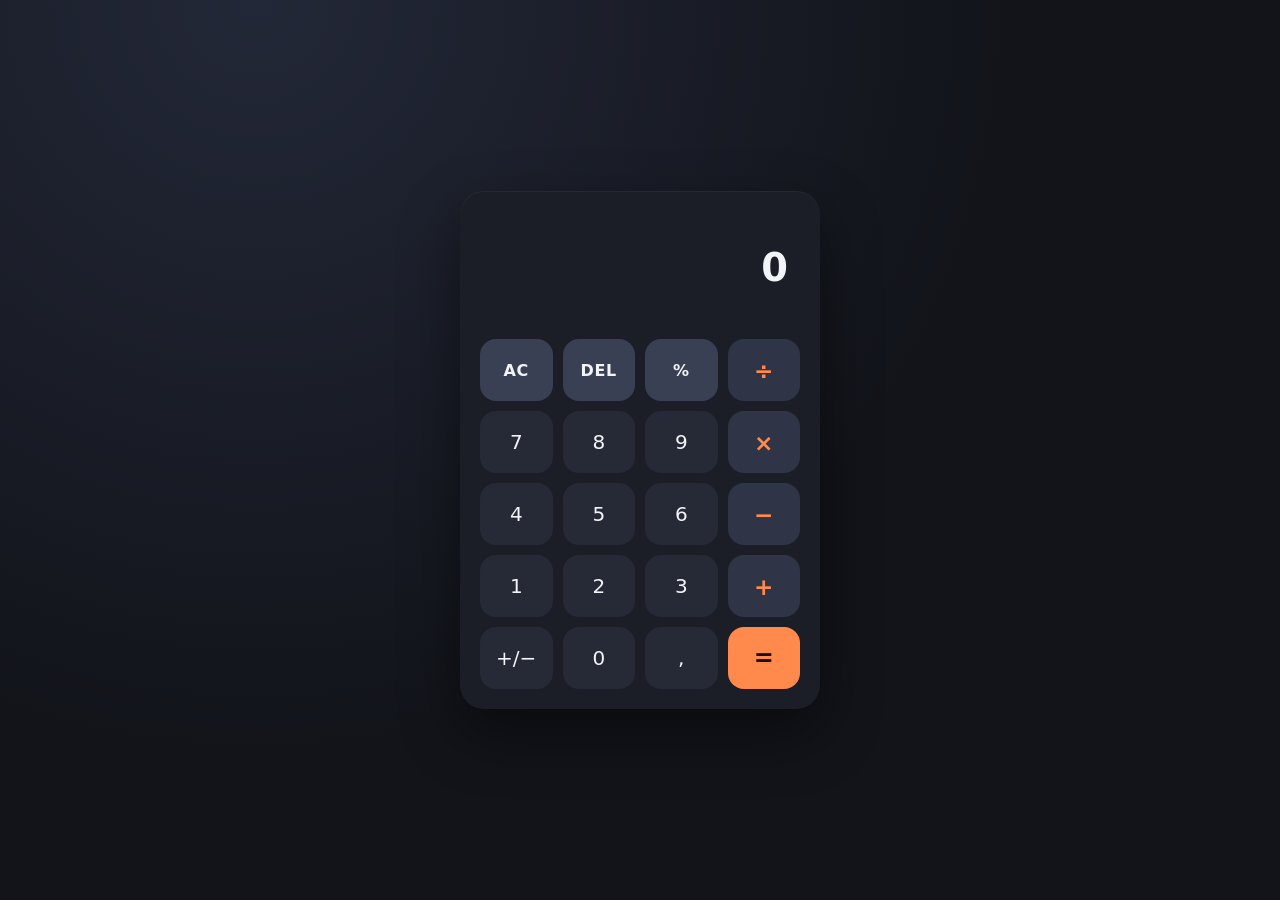
<file: index.html>
<!DOCTYPE html>
<html lang="id">
<head>
  <meta charset="UTF-8">
  <meta name="viewport" content="width=device-width, initial-scale=1.0">
  <title>Kalkulator Sederhana</title>
  <link rel="stylesheet" href="style.css">
</head>
<body>
  <main class="calculator" role="application" aria-label="Kalkulator">
    <section class="display">
      <div class="history" id="history" aria-live="polite"></div>
      <div class="expression" id="expression">0</div>
      <div class="result" id="result" aria-live="polite"></div>
    </section>

    <section class="keys">
      <button type="button" class="key key--action" data-action="clear">AC</button>
      <button type="button" class="key key--action" data-action="delete" aria-label="Hapus satu karakter">DEL</button>
      <button type="button" class="key key--action" data-action="percent" aria-label="Persen">%</button>
      <button type="button" class="key key--operator" data-operator="/" aria-label="Bagi">÷</button>

      <button type="button" class="key" data-digit="7">7</button>
      <button type="button" class="key" data-digit="8">8</button>
      <button type="button" class="key" data-digit="9">9</button>
      <button type="button" class="key key--operator" data-operator="*" aria-label="Kali">×</button>

      <button type="button" class="key" data-digit="4">4</button>
      <button type="button" class="key" data-digit="5">5</button>
      <button type="button" class="key" data-digit="6">6</button>
      <button type="button" class="key key--operator" data-operator="-" aria-label="Kurang">−</button>

      <button type="button" class="key" data-digit="1">1</button>
      <button type="button" class="key" data-digit="2">2</button>
      <button type="button" class="key" data-digit="3">3</button>
      <button type="button" class="key key--operator" data-operator="+" aria-label="Tambah">+</button>

      <button type="button" class="key" data-action="sign" aria-label="Ubah tanda">+/−</button>
      <button type="button" class="key" data-digit="0">0</button>
      <button type="button" class="key" data-action="decimal" aria-label="Koma desimal">,</button>
      <button type="button" class="key key--equals" data-action="equals" aria-label="Sama dengan">=</button>
    </section>
  </main>

  <script src="script.js"></script>
</body>
</html>
</file>
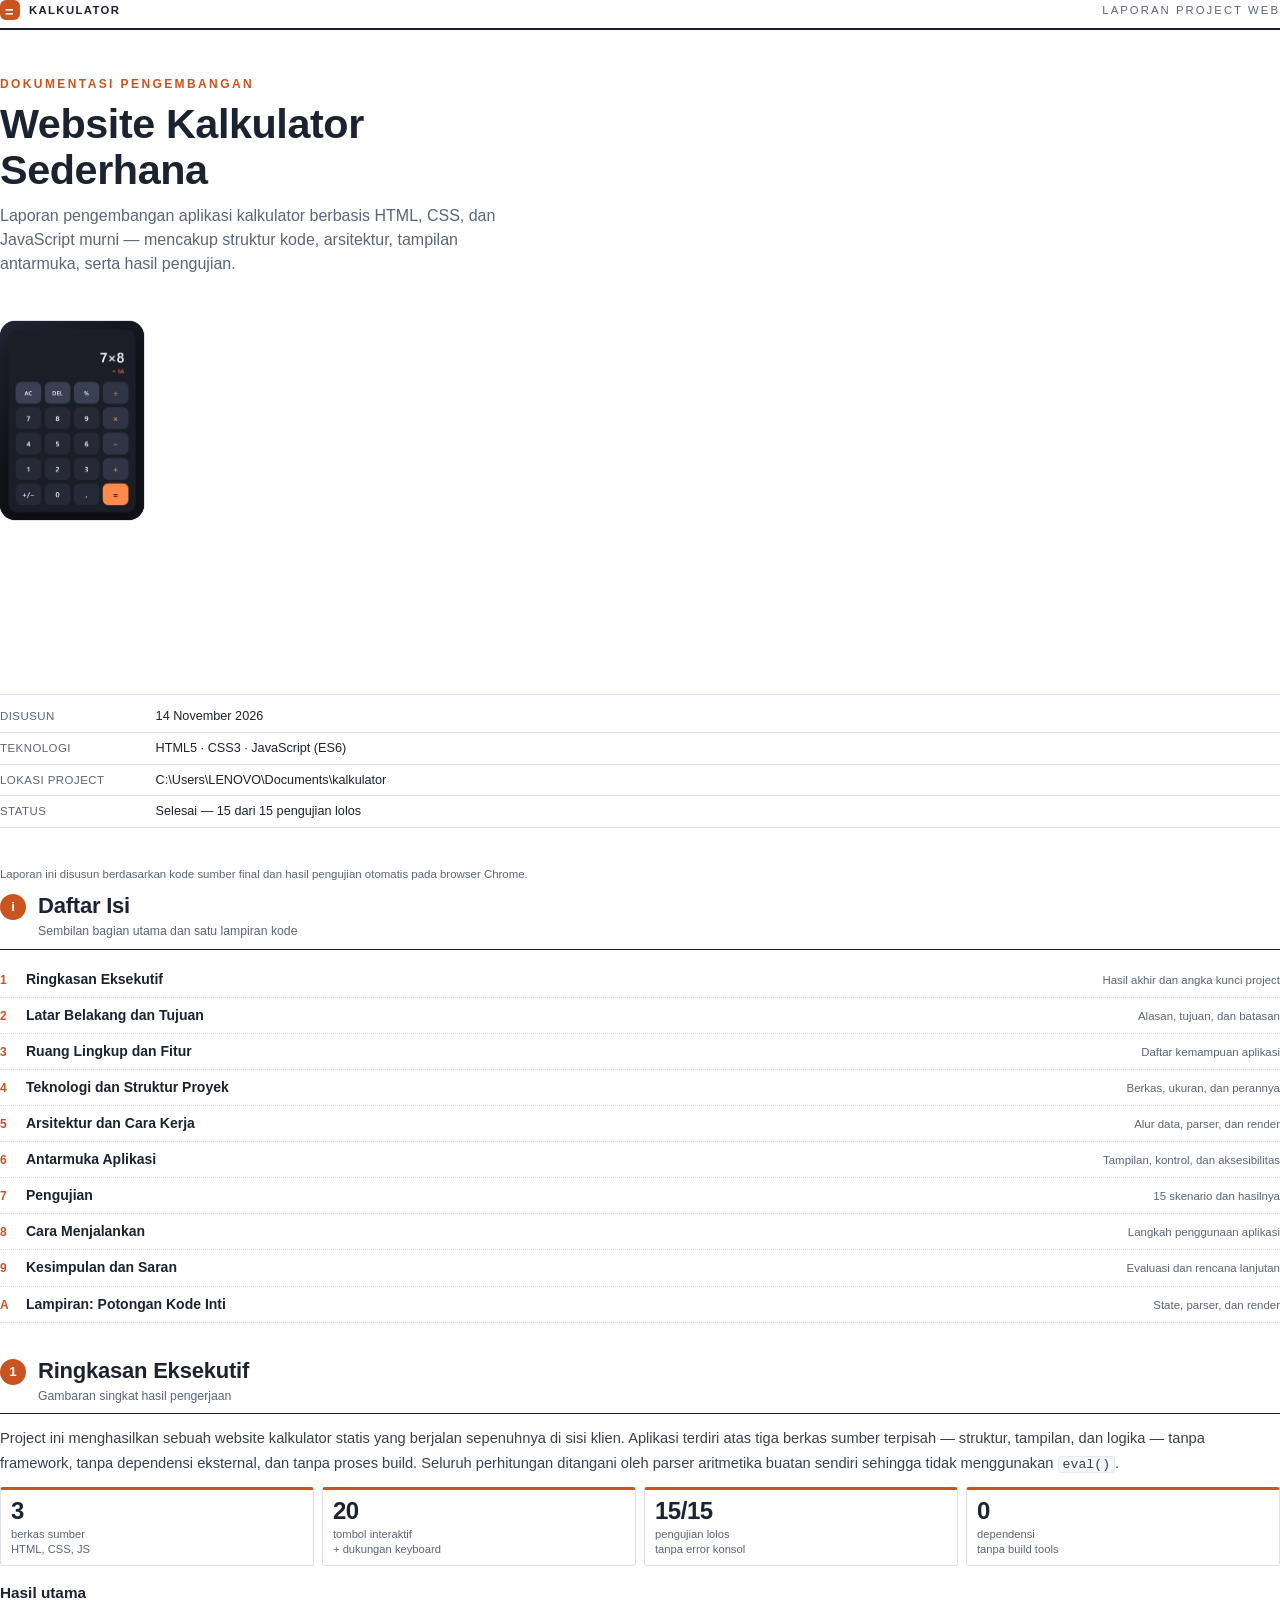
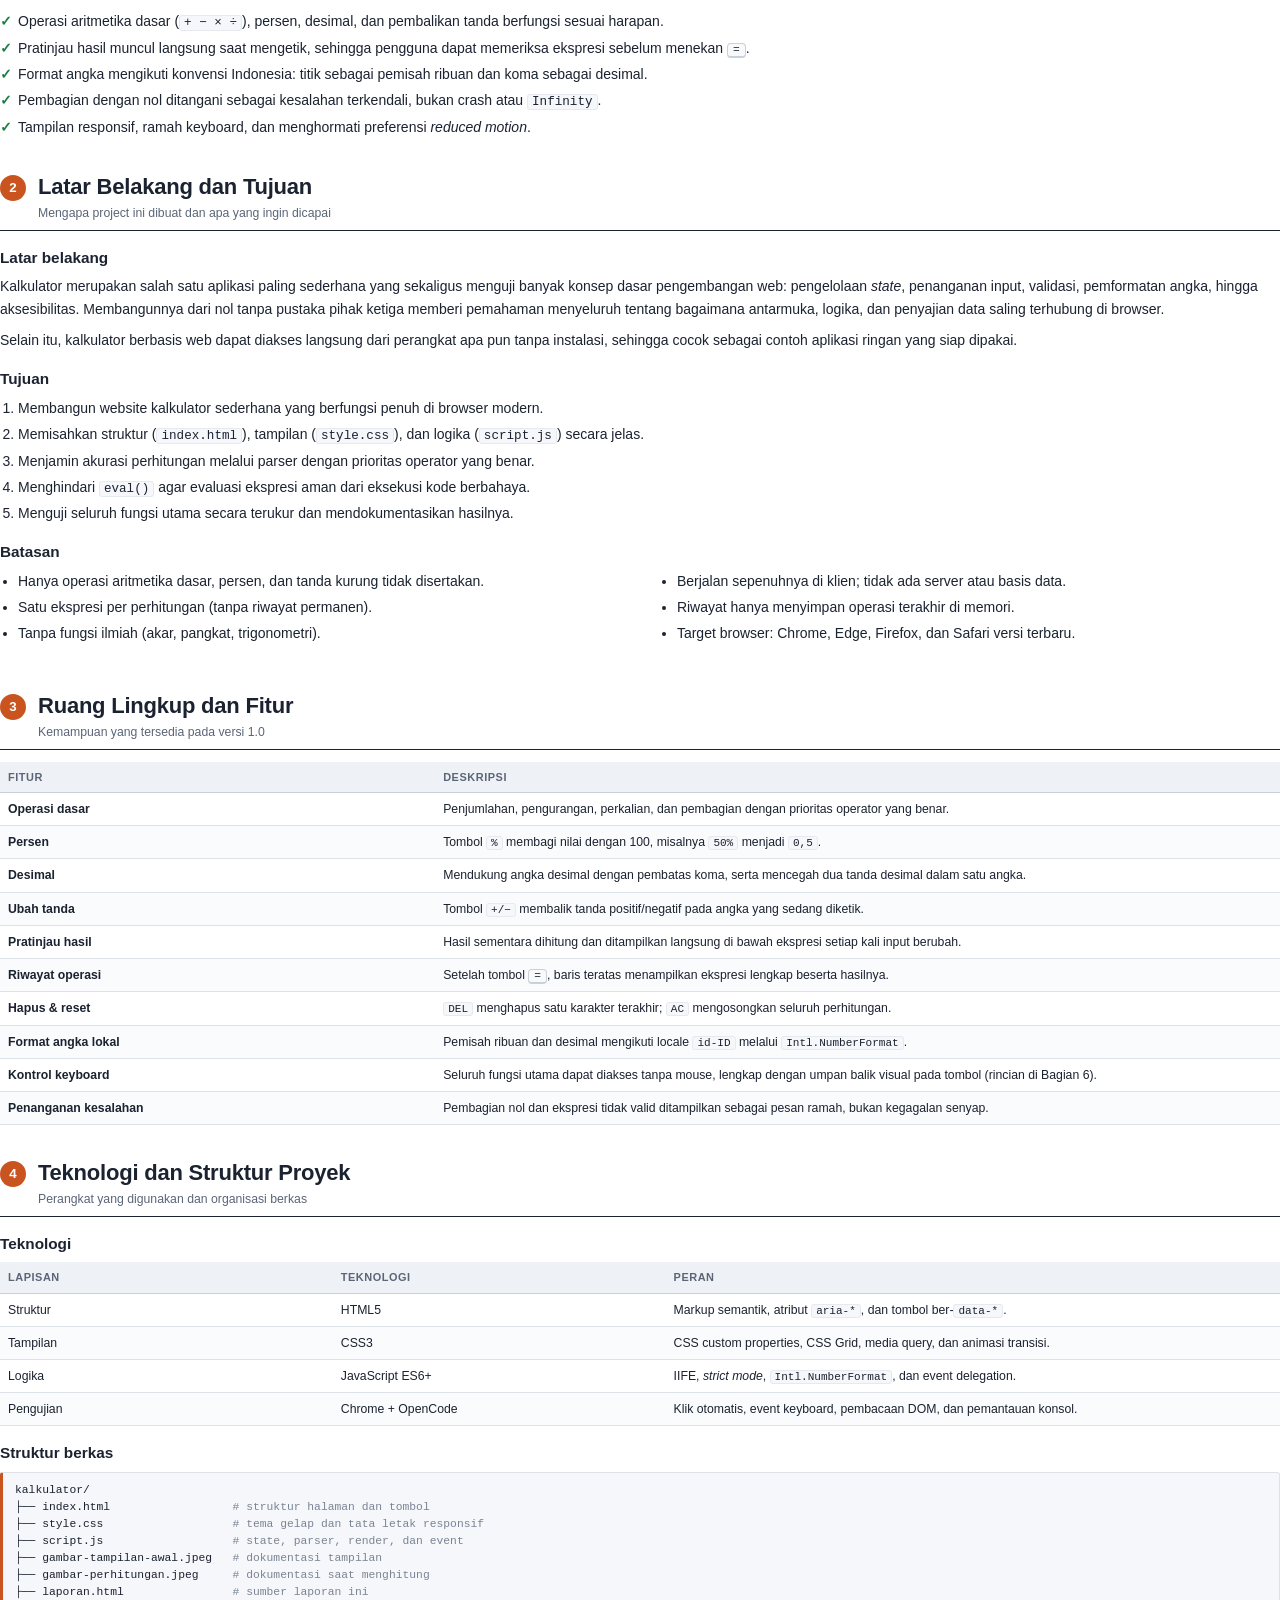
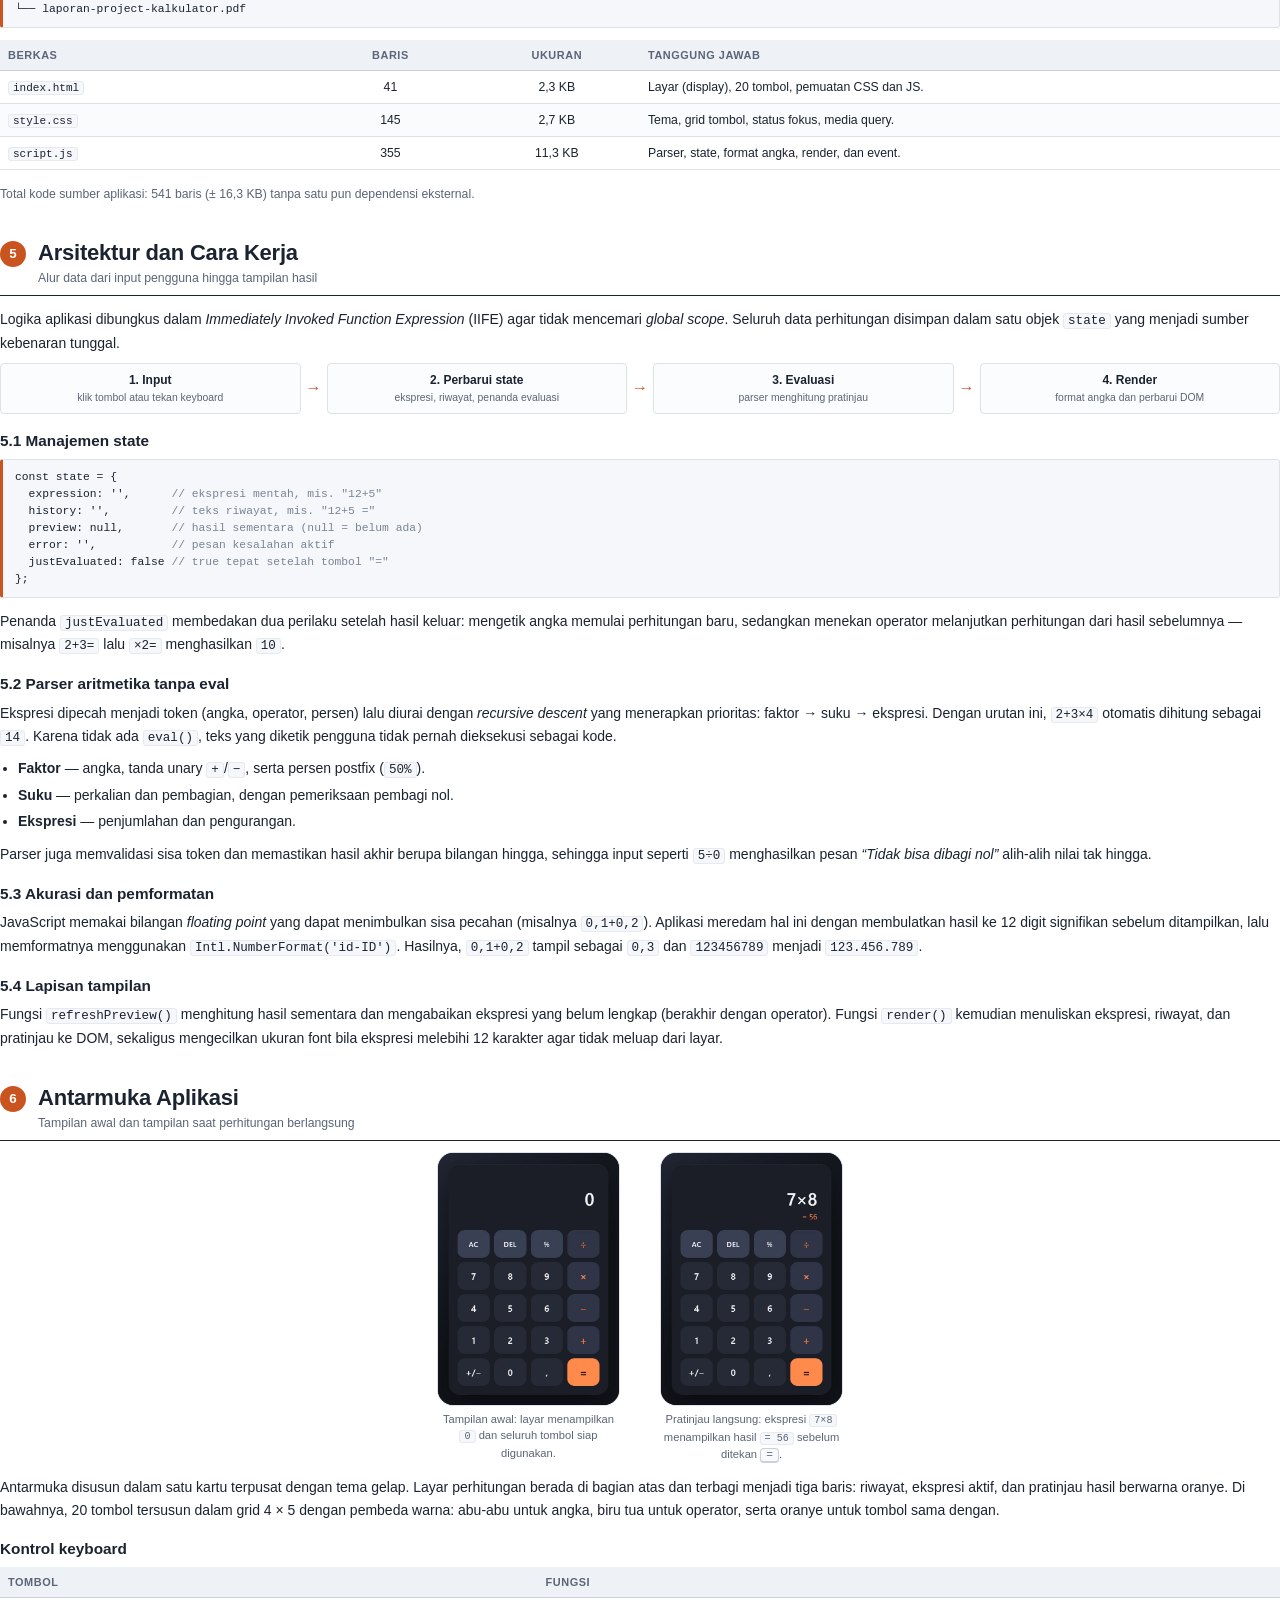
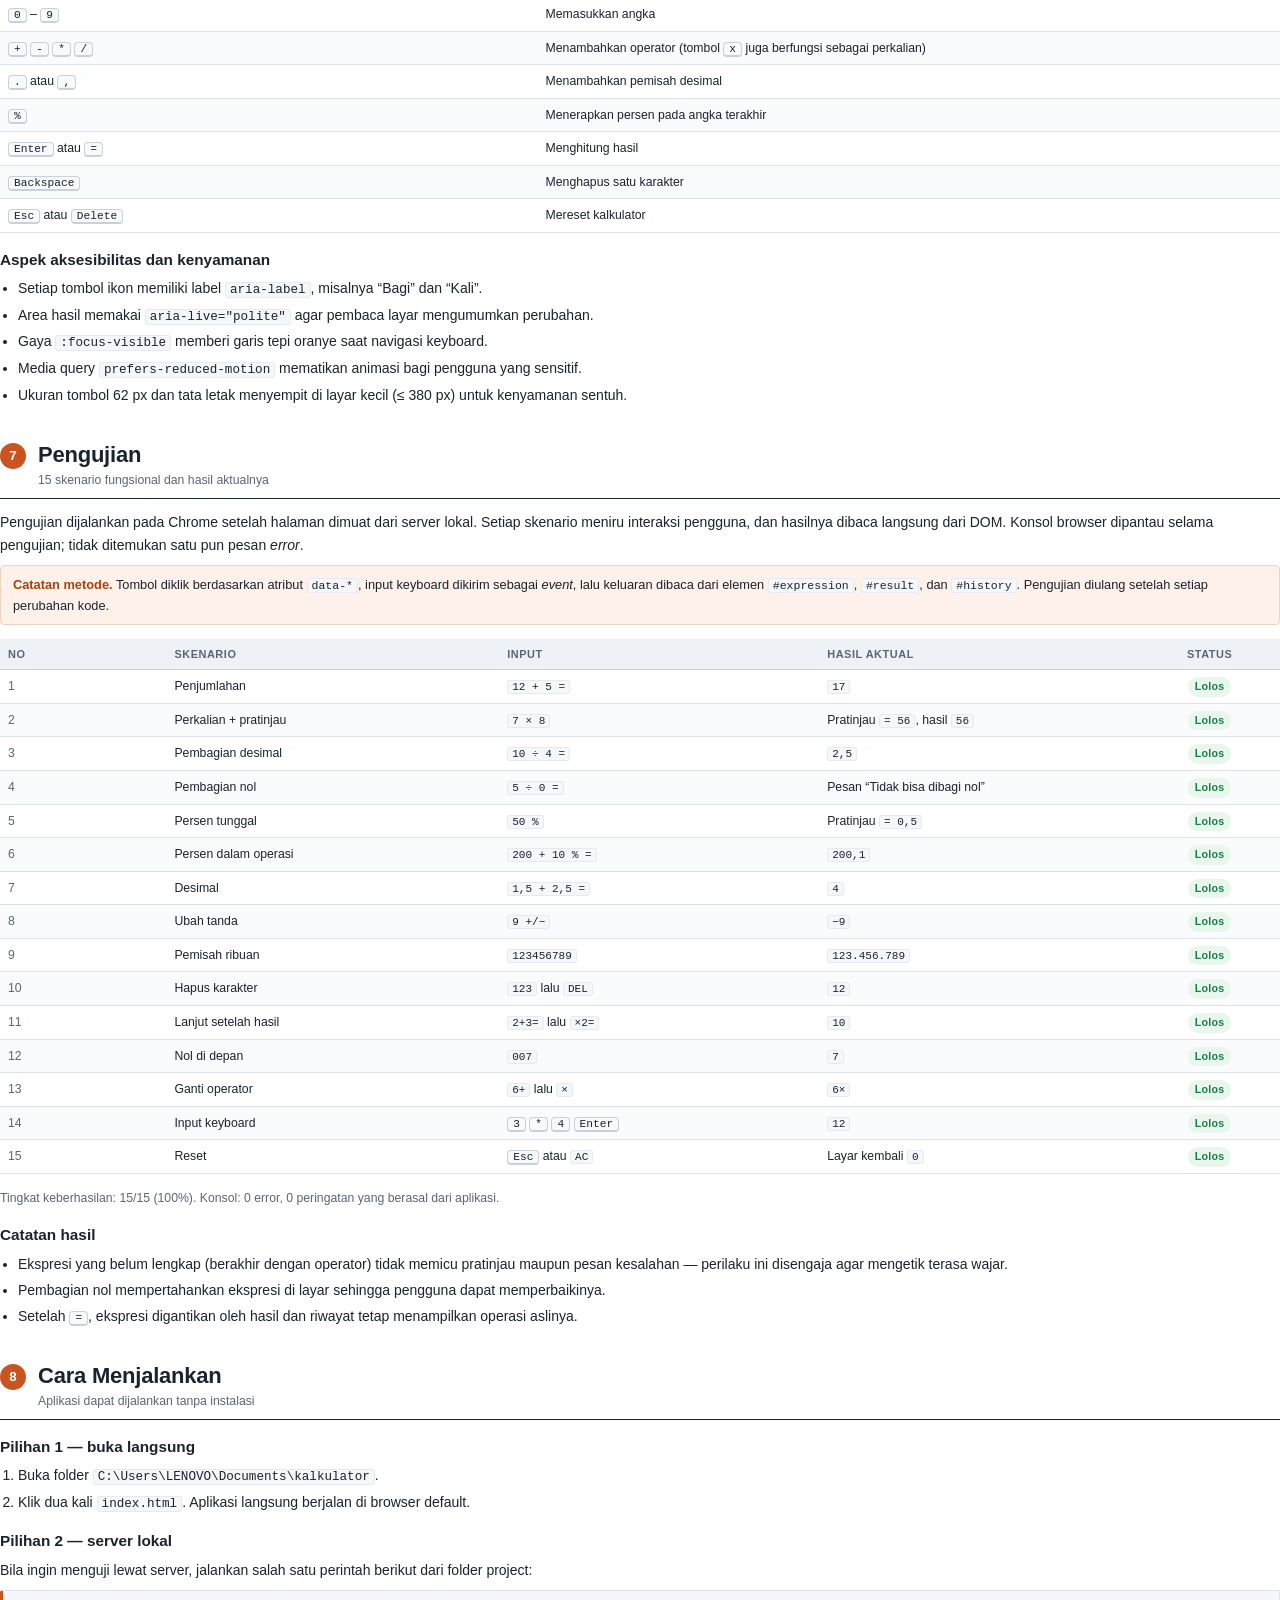
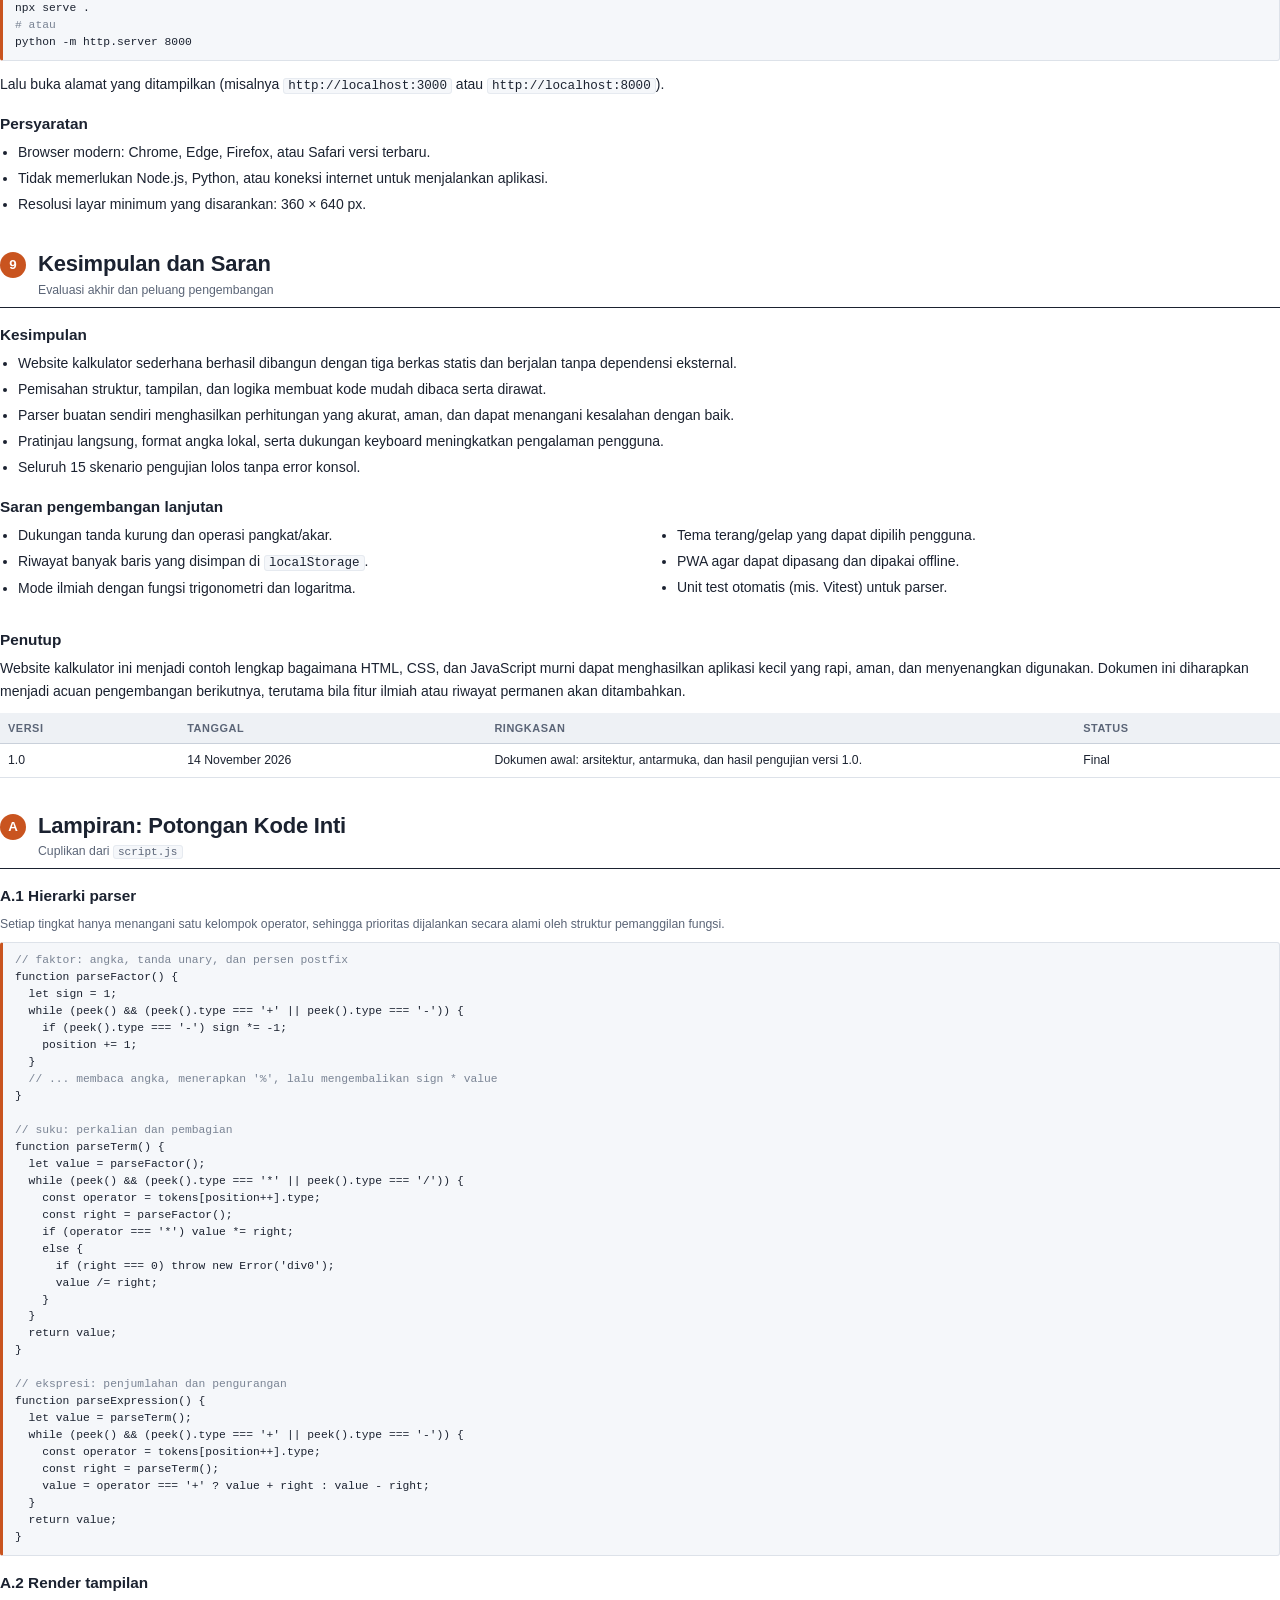
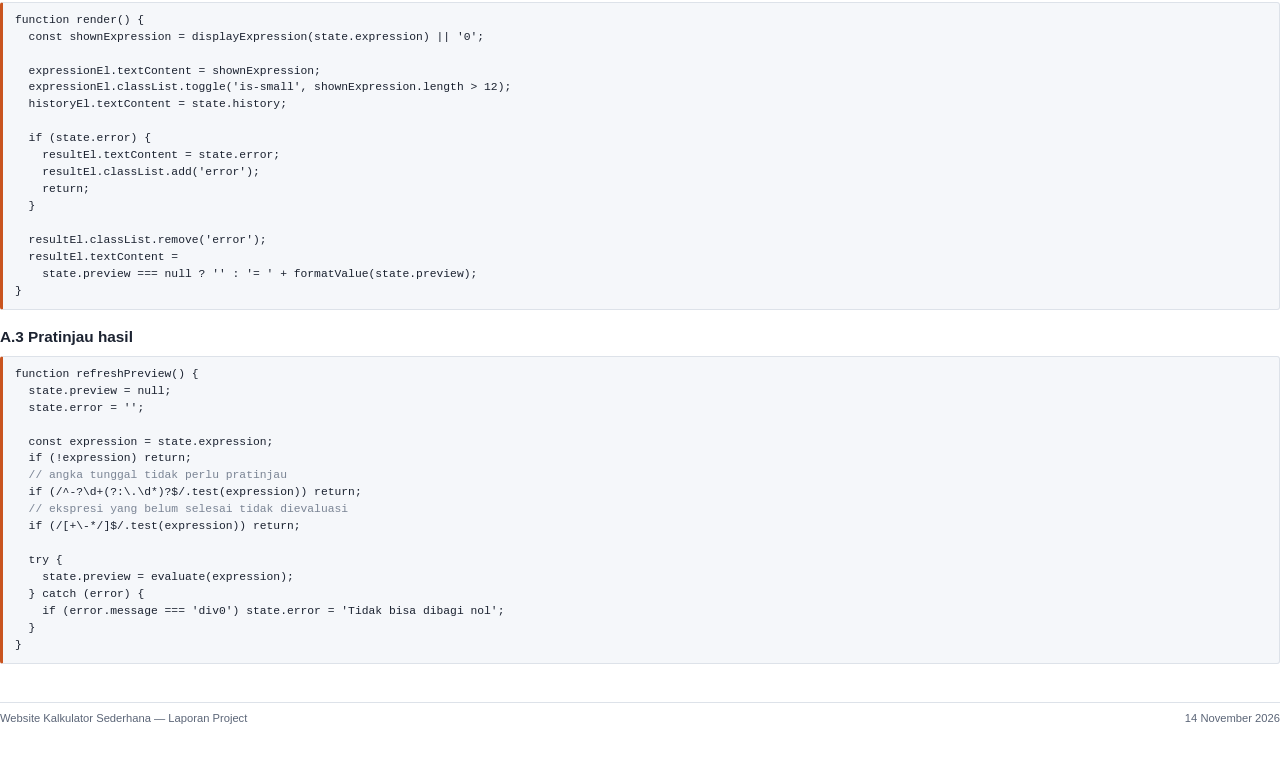
<file: laporan.html>
<!DOCTYPE html>
<html lang="id">
<head>
<meta charset="UTF-8">
<meta name="viewport" content="width=device-width, initial-scale=1.0">
<title>Laporan Project — Website Kalkulator Sederhana</title>
<style>
  :root {
    --ink: #1b2230;
    --muted: #5b6577;
    --line: #dde2e9;
    --soft: #f5f7fa;
    --accent: #c9541f;
    --accent-soft: #fdf1ea;
    --ok: #1a7f47;
    --ok-soft: #e9f6ee;
  }

  * { box-sizing: border-box; }

  html {
    -webkit-print-color-adjust: exact;
    print-color-adjust: exact;
  }

  @page {
    size: A4;
    margin: 18mm 16mm 16mm;
  }

  body {
    margin: 0;
    font-family: "Segoe UI", "Helvetica Neue", Arial, sans-serif;
    font-size: 10.5pt;
    line-height: 1.65;
    color: var(--ink);
    background: #fff;
  }

  p { margin: 0 0 8px; }
  ul, ol { margin: 0 0 10px; padding-left: 18px; }
  li { margin-bottom: 3px; }
  strong { font-weight: 600; }
  .muted { color: var(--muted); }
  .small { font-size: 9.2pt; }

  /* ---------------------------- Sampul ---------------------------- */

  .cover {
    min-height: 236mm;
    display: flex;
    flex-direction: column;
    page-break-after: always;
  }

  .cover-top {
    display: flex;
    justify-content: space-between;
    align-items: center;
    border-bottom: 2px solid var(--ink);
    padding-bottom: 8px;
  }

  .brand {
    display: flex;
    align-items: center;
    gap: 9px;
    font-weight: 700;
    letter-spacing: 0.12em;
    font-size: 8.5pt;
  }

  .brand-mark {
    width: 20px;
    height: 20px;
    border-radius: 6px;
    background: var(--accent);
    color: #fff;
    display: grid;
    place-items: center;
    font-size: 11pt;
    font-weight: 700;
  }

  .cover-label {
    font-size: 8.5pt;
    letter-spacing: 0.18em;
    color: var(--muted);
    text-transform: uppercase;
  }

  .cover-main {
    flex: 1;
    display: flex;
    flex-direction: column;
    justify-content: center;
    padding-top: 12mm;
  }

  .kicker {
    font-size: 9pt;
    font-weight: 700;
    letter-spacing: 0.2em;
    color: var(--accent);
    text-transform: uppercase;
    margin-bottom: 6px;
  }

  .cover h1 {
    font-size: 31pt;
    line-height: 1.12;
    letter-spacing: -0.01em;
    margin: 0 0 10px;
    max-width: 150mm;
  }

  .cover-sub {
    font-size: 12pt;
    color: var(--muted);
    max-width: 135mm;
    margin: 0 0 12mm;
    line-height: 1.5;
  }

  .cover-figure {
    width: 38mm;
    aspect-ratio: 612 / 849;
    position: relative;
    overflow: hidden;
    border-radius: 4mm;
    background: #12141a;
    box-shadow: 0 0 0 1px var(--line);
    margin-bottom: 12mm;
  }

  .cover-figure img {
    position: absolute;
    width: 196.08%;
    left: -48.04%;
    top: -7.773%;
  }

  .meta {
    margin-top: auto;
    border-top: 1px solid var(--line);
    padding-top: 6px;
  }

  .meta-row {
    display: flex;
    gap: 12px;
    padding: 5px 0;
    border-bottom: 1px solid var(--line);
    font-size: 9.5pt;
  }

  .meta-row dt {
    width: 38mm;
    flex: none;
    color: var(--muted);
    font-size: 8.6pt;
    letter-spacing: 0.04em;
    text-transform: uppercase;
    padding-top: 1px;
  }

  .meta-row dd {
    margin: 0;
    font-weight: 500;
  }

  .cover-note {
    margin-top: 6mm;
    font-size: 8.6pt;
    color: var(--muted);
  }

  /* --------------------------- Isi laporan ------------------------- */

  .section { margin-bottom: 9mm; }

  .section-head {
    display: flex;
    align-items: flex-start;
    gap: 12px;
    border-bottom: 1px solid var(--ink);
    padding-bottom: 7px;
    margin-bottom: 12px;
    break-inside: avoid;
    break-after: avoid;
  }

  .section-no {
    width: 26px;
    height: 26px;
    flex: none;
    border-radius: 50%;
    background: var(--accent);
    color: #fff;
    display: grid;
    place-items: center;
    font-weight: 700;
    font-size: 10pt;
    margin-top: 2px;
  }

  .section-head h2 {
    font-size: 16.5pt;
    line-height: 1.25;
    margin: 0;
    letter-spacing: -0.01em;
  }

  .section-head .section-sub {
    margin: 2px 0 0;
    font-size: 9.2pt;
    color: var(--muted);
  }

  h3 {
    font-size: 11.5pt;
    margin: 14px 0 5px;
    break-after: avoid;
  }

  .lead {
    font-size: 11pt;
    color: #39414f;
    margin-bottom: 12px;
  }

  /* Daftar isi */

  .toc {
    list-style: none;
    margin: 0 0 8mm;
    padding: 0;
    counter-reset: toc;
  }

  .toc li {
    display: flex;
    align-items: baseline;
    gap: 10px;
    padding: 6px 0;
    border-bottom: 1px dotted #cfd6df;
    margin: 0;
  }

  .toc-no {
    width: 16px;
    flex: none;
    font-size: 9pt;
    font-weight: 700;
    color: var(--accent);
  }

  .toc strong { font-size: 10.5pt; font-weight: 600; }

  .toc small {
    margin-left: auto;
    color: var(--muted);
    font-size: 8.6pt;
    text-align: right;
  }

  /* Kartu statistik */

  .stats {
    display: flex;
    gap: 8px;
    margin: 10px 0 14px;
  }

  .stat {
    flex: 1;
    border: 1px solid var(--line);
    border-top: 3px solid var(--accent);
    border-radius: 3px;
    padding: 8px 10px;
    background: #fff;
  }

  .stat b {
    display: block;
    font-size: 18pt;
    line-height: 1.1;
    letter-spacing: -0.02em;
  }

  .stat span {
    display: block;
    font-size: 8.4pt;
    color: var(--muted);
    margin-top: 2px;
    line-height: 1.35;
  }

  /* Tabel */

  table {
    width: 100%;
    border-collapse: collapse;
    font-size: 9.2pt;
    margin: 6px 0 14px;
  }

  thead { display: table-header-group; }
  tr { break-inside: avoid; }

  th {
    text-align: left;
    background: #eef1f5;
    color: var(--muted);
    font-size: 8.2pt;
    letter-spacing: 0.05em;
    text-transform: uppercase;
    font-weight: 700;
    padding: 6px 8px;
    border-bottom: 1px solid #c9d0da;
  }

  td {
    padding: 6px 8px;
    border-bottom: 1px solid var(--line);
    vertical-align: top;
  }

  tbody tr:nth-child(even) { background: #fafbfc; }
  td.num { width: 9mm; color: var(--muted); }
  td.center, th.center { text-align: center; }

  .badge {
    display: inline-block;
    padding: 1px 7px;
    border-radius: 20px;
    font-size: 8pt;
    font-weight: 700;
    letter-spacing: 0.02em;
    background: var(--ok-soft);
    color: var(--ok);
    white-space: nowrap;
  }

  /* Kode */

  pre {
    margin: 6px 0 12px;
    padding: 9px 12px;
    background: var(--soft);
    border: 1px solid var(--line);
    border-left: 3px solid var(--accent);
    border-radius: 3px;
    font-family: Consolas, "Courier New", monospace;
    font-size: 8.5pt;
    line-height: 1.5;
    white-space: pre-wrap;
    break-inside: avoid;
  }

  code {
    font-family: Consolas, "Courier New", monospace;
    font-size: 0.9em;
    background: var(--soft);
    border: 1px solid #e6eaf0;
    border-radius: 3px;
    padding: 0 4px;
  }

  pre code {
    background: none;
    border: 0;
    padding: 0;
    font-size: inherit;
  }

  .comment { color: #7a8494; }

  /* Callout */

  .callout {
    background: var(--accent-soft);
    border: 1px solid #f0d2c1;
    border-radius: 4px;
    padding: 8px 12px;
    font-size: 9.6pt;
    margin: 8px 0 14px;
    break-inside: avoid;
  }

  .callout strong { color: #a5420f; }

  /* Alur */

  .flow {
    display: flex;
    align-items: stretch;
    gap: 5px;
    margin: 8px 0 14px;
    break-inside: avoid;
  }

  .flow-step {
    flex: 1;
    border: 1px solid var(--line);
    border-radius: 4px;
    background: #fbfcfd;
    padding: 7px 8px;
    text-align: center;
  }

  .flow-step b { display: block; font-size: 9pt; }

  .flow-step span {
    display: block;
    font-size: 7.8pt;
    color: var(--muted);
    line-height: 1.4;
  }

  .flow-arrow {
    display: flex;
    align-items: center;
    color: var(--accent);
    font-size: 12pt;
    font-weight: 700;
  }

  /* Gambar */

  .figure-row {
    text-align: center;
    margin: 10px 0 12px;
    break-inside: avoid;
    page-break-inside: avoid;
  }

  figure { margin: 0; text-align: center; }

  .figure-row figure {
    display: inline-block;
    vertical-align: top;
    width: 50mm;
    margin: 0 4mm;
  }

  .shot {
    width: 48mm;
    aspect-ratio: 612 / 849;
    position: relative;
    overflow: hidden;
    border-radius: 4mm;
    background: #12141a;
    box-shadow: 0 0 0 1px var(--line);
    margin: 0 auto 6px;
  }

  .shot img {
    position: absolute;
    width: 196.08%;
    left: -48.04%;
    top: -7.773%;
  }

  figcaption {
    font-size: 8.4pt;
    color: var(--muted);
    line-height: 1.45;
    max-width: 58mm;
    margin: 0 auto;
  }

  .figure-row figcaption { max-width: 50mm; }

  /* Dua kolom untuk daftar singkat */

  .cols {
    display: flex;
    gap: 10mm;
  }

  .cols > * { flex: 1; }

  .checklist {
    list-style: none;
    padding: 0;
    margin: 4px 0 12px;
  }

  .checklist li {
    padding-left: 18px;
    position: relative;
  }

  .checklist li::before {
    content: "✓";
    position: absolute;
    left: 0;
    top: 0;
    color: var(--ok);
    font-weight: 700;
  }

  .page-break { break-before: page; }

  .doc-end {
    margin-top: 10mm;
    padding-top: 6px;
    border-top: 1px solid var(--line);
    font-size: 8.4pt;
    color: var(--muted);
    display: flex;
    justify-content: space-between;
  }

  /* Kbd */

  kbd {
    font-family: Consolas, "Courier New", monospace;
    font-size: 8.4pt;
    border: 1px solid #c9d0da;
    border-bottom-width: 2px;
    border-radius: 4px;
    padding: 0 5px;
    background: #f7f9fb;
    white-space: nowrap;
  }

  .avoid { break-inside: avoid; }

  .keep {
    break-inside: avoid;
    page-break-inside: avoid;
  }
</style>
</head>
<body>

<!-- ============================ SAMPUL ============================ -->
<header class="cover">
  <div class="cover-top">
    <div class="brand"><span class="brand-mark">=</span> KALKULATOR</div>
    <div class="cover-label">Laporan Project Web</div>
  </div>

  <div class="cover-main">
    <div class="kicker">Dokumentasi Pengembangan</div>
    <h1>Website Kalkulator Sederhana</h1>
    <p class="cover-sub">
      Laporan pengembangan aplikasi kalkulator berbasis HTML, CSS, dan JavaScript
      murni — mencakup struktur kode, arsitektur, tampilan antarmuka, serta hasil pengujian.
    </p>

    <div class="cover-figure">
      <img src="gambar-perhitungan.jpeg" alt="Tampilan kalkulator saat menghitung 7 dikali 8">
    </div>

    <dl class="meta">
      <div class="meta-row"><dt>Disusun</dt><dd>14 November 2026</dd></div>
      <div class="meta-row"><dt>Teknologi</dt><dd>HTML5 · CSS3 · JavaScript (ES6)</dd></div>
      <div class="meta-row"><dt>Lokasi Project</dt><dd>C:\Users\LENOVO\Documents\kalkulator</dd></div>
      <div class="meta-row"><dt>Status</dt><dd>Selesai — 15 dari 15 pengujian lolos</dd></div>
    </dl>
  </div>

  <p class="cover-note">
    Laporan ini disusun berdasarkan kode sumber final dan hasil pengujian otomatis
    pada browser Chrome.
  </p>
</header>

<main>

<!-- ========================= DAFTAR ISI ========================== -->
<nav class="section avoid" aria-label="Daftar isi">
  <div class="section-head">
    <span class="section-no">i</span>
    <div>
      <h2>Daftar Isi</h2>
      <p class="section-sub">Sembilan bagian utama dan satu lampiran kode</p>
    </div>
  </div>

  <ol class="toc">
    <li><span class="toc-no">1</span><strong>Ringkasan Eksekutif</strong><small>Hasil akhir dan angka kunci project</small></li>
    <li><span class="toc-no">2</span><strong>Latar Belakang dan Tujuan</strong><small>Alasan, tujuan, dan batasan</small></li>
    <li><span class="toc-no">3</span><strong>Ruang Lingkup dan Fitur</strong><small>Daftar kemampuan aplikasi</small></li>
    <li><span class="toc-no">4</span><strong>Teknologi dan Struktur Proyek</strong><small>Berkas, ukuran, dan perannya</small></li>
    <li><span class="toc-no">5</span><strong>Arsitektur dan Cara Kerja</strong><small>Alur data, parser, dan render</small></li>
    <li><span class="toc-no">6</span><strong>Antarmuka Aplikasi</strong><small>Tampilan, kontrol, dan aksesibilitas</small></li>
    <li><span class="toc-no">7</span><strong>Pengujian</strong><small>15 skenario dan hasilnya</small></li>
    <li><span class="toc-no">8</span><strong>Cara Menjalankan</strong><small>Langkah penggunaan aplikasi</small></li>
    <li><span class="toc-no">9</span><strong>Kesimpulan dan Saran</strong><small>Evaluasi dan rencana lanjutan</small></li>
    <li><span class="toc-no">A</span><strong>Lampiran: Potongan Kode Inti</strong><small>State, parser, dan render</small></li>
  </ol>
</nav>

<!-- ====================== 1. RINGKASAN =========================== -->
<section class="section" id="ringkasan">
  <div class="section-head">
    <span class="section-no">1</span>
    <div>
      <h2>Ringkasan Eksekutif</h2>
      <p class="section-sub">Gambaran singkat hasil pengerjaan</p>
    </div>
  </div>

  <p class="lead">
    Project ini menghasilkan sebuah website kalkulator statis yang berjalan sepenuhnya
    di sisi klien. Aplikasi terdiri atas tiga berkas sumber terpisah — struktur,
    tampilan, dan logika — tanpa framework, tanpa dependensi eksternal, dan tanpa
    proses build. Seluruh perhitungan ditangani oleh parser aritmetika buatan sendiri
    sehingga tidak menggunakan <code>eval()</code>.
  </p>

  <div class="stats">
    <div class="stat"><b>3</b><span>berkas sumber<br>HTML, CSS, JS</span></div>
    <div class="stat"><b>20</b><span>tombol interaktif<br>+ dukungan keyboard</span></div>
    <div class="stat"><b>15/15</b><span>pengujian lolos<br>tanpa error konsol</span></div>
    <div class="stat"><b>0</b><span>dependensi<br>tanpa build tools</span></div>
  </div>

  <h3>Hasil utama</h3>
  <ul class="checklist">
    <li>Operasi aritmetika dasar (<code>+ − × ÷</code>), persen, desimal, dan pembalikan tanda berfungsi sesuai harapan.</li>
    <li>Pratinjau hasil muncul langsung saat mengetik, sehingga pengguna dapat memeriksa ekspresi sebelum menekan <kbd>=</kbd>.</li>
    <li>Format angka mengikuti konvensi Indonesia: titik sebagai pemisah ribuan dan koma sebagai desimal.</li>
    <li>Pembagian dengan nol ditangani sebagai kesalahan terkendali, bukan crash atau <code>Infinity</code>.</li>
    <li>Tampilan responsif, ramah keyboard, dan menghormati preferensi <em>reduced motion</em>.</li>
  </ul>
</section>

<!-- ===================== 2. LATAR BELAKANG ======================= -->
<section class="section">
  <div class="section-head">
    <span class="section-no">2</span>
    <div>
      <h2>Latar Belakang dan Tujuan</h2>
      <p class="section-sub">Mengapa project ini dibuat dan apa yang ingin dicapai</p>
    </div>
  </div>

  <h3>Latar belakang</h3>
  <p>
    Kalkulator merupakan salah satu aplikasi paling sederhana yang sekaligus menguji
    banyak konsep dasar pengembangan web: pengelolaan <em>state</em>, penanganan input,
    validasi, pemformatan angka, hingga aksesibilitas. Membangunnya dari nol tanpa
    pustaka pihak ketiga memberi pemahaman menyeluruh tentang bagaimana antarmuka,
    logika, dan penyajian data saling terhubung di browser.
  </p>
  <p>
    Selain itu, kalkulator berbasis web dapat diakses langsung dari perangkat apa pun
    tanpa instalasi, sehingga cocok sebagai contoh aplikasi ringan yang siap dipakai.
  </p>

  <h3>Tujuan</h3>
  <ol>
    <li>Membangun website kalkulator sederhana yang berfungsi penuh di browser modern.</li>
    <li>Memisahkan struktur (<code>index.html</code>), tampilan (<code>style.css</code>), dan logika (<code>script.js</code>) secara jelas.</li>
    <li>Menjamin akurasi perhitungan melalui parser dengan prioritas operator yang benar.</li>
    <li>Menghindari <code>eval()</code> agar evaluasi ekspresi aman dari eksekusi kode berbahaya.</li>
    <li>Menguji seluruh fungsi utama secara terukur dan mendokumentasikan hasilnya.</li>
  </ol>

  <h3>Batasan</h3>
  <div class="cols">
    <ul>
      <li>Hanya operasi aritmetika dasar, persen, dan tanda kurung tidak disertakan.</li>
      <li>Satu ekspresi per perhitungan (tanpa riwayat permanen).</li>
      <li>Tanpa fungsi ilmiah (akar, pangkat, trigonometri).</li>
    </ul>
    <ul>
      <li>Berjalan sepenuhnya di klien; tidak ada server atau basis data.</li>
      <li>Riwayat hanya menyimpan operasi terakhir di memori.</li>
      <li>Target browser: Chrome, Edge, Firefox, dan Safari versi terbaru.</li>
    </ul>
  </div>
</section>

<!-- ======================= 3. FITUR ============================== -->
<section class="section">
  <div class="section-head">
    <span class="section-no">3</span>
    <div>
      <h2>Ruang Lingkup dan Fitur</h2>
      <p class="section-sub">Kemampuan yang tersedia pada versi 1.0</p>
    </div>
  </div>

  <table>
    <thead>
      <tr>
        <th style="width: 34%">Fitur</th>
        <th>Deskripsi</th>
      </tr>
    </thead>
    <tbody>
      <tr>
        <td><strong>Operasi dasar</strong></td>
        <td>Penjumlahan, pengurangan, perkalian, dan pembagian dengan prioritas operator yang benar.</td>
      </tr>
      <tr>
        <td><strong>Persen</strong></td>
        <td>Tombol <code>%</code> membagi nilai dengan 100, misalnya <code>50%</code> menjadi <code>0,5</code>.</td>
      </tr>
      <tr>
        <td><strong>Desimal</strong></td>
        <td>Mendukung angka desimal dengan pembatas koma, serta mencegah dua tanda desimal dalam satu angka.</td>
      </tr>
      <tr>
        <td><strong>Ubah tanda</strong></td>
        <td>Tombol <code>+/−</code> membalik tanda positif/negatif pada angka yang sedang diketik.</td>
      </tr>
      <tr>
        <td><strong>Pratinjau hasil</strong></td>
        <td>Hasil sementara dihitung dan ditampilkan langsung di bawah ekspresi setiap kali input berubah.</td>
      </tr>
      <tr>
        <td><strong>Riwayat operasi</strong></td>
        <td>Setelah tombol <kbd>=</kbd>, baris teratas menampilkan ekspresi lengkap beserta hasilnya.</td>
      </tr>
      <tr>
        <td><strong>Hapus &amp; reset</strong></td>
        <td><code>DEL</code> menghapus satu karakter terakhir; <code>AC</code> mengosongkan seluruh perhitungan.</td>
      </tr>
      <tr>
        <td><strong>Format angka lokal</strong></td>
        <td>Pemisah ribuan dan desimal mengikuti locale <code>id-ID</code> melalui <code>Intl.NumberFormat</code>.</td>
      </tr>
      <tr>
        <td><strong>Kontrol keyboard</strong></td>
        <td>Seluruh fungsi utama dapat diakses tanpa mouse, lengkap dengan umpan balik visual pada tombol (rincian di Bagian 6).</td>
      </tr>
      <tr>
        <td><strong>Penanganan kesalahan</strong></td>
        <td>Pembagian nol dan ekspresi tidak valid ditampilkan sebagai pesan ramah, bukan kegagalan senyap.</td>
      </tr>
    </tbody>
  </table>
</section>

<!-- ================= 4. TEKNOLOGI DAN STRUKTUR =================== -->
<section class="section">
  <div class="section-head">
    <span class="section-no">4</span>
    <div>
      <h2>Teknologi dan Struktur Proyek</h2>
      <p class="section-sub">Perangkat yang digunakan dan organisasi berkas</p>
    </div>
  </div>

  <h3>Teknologi</h3>
  <table>
    <thead>
      <tr><th style="width: 26%">Lapisan</th><th style="width: 26%">Teknologi</th><th>Peran</th></tr>
    </thead>
    <tbody>
      <tr><td>Struktur</td><td>HTML5</td><td>Markup semantik, atribut <code>aria-*</code>, dan tombol ber-<code>data-*</code>.</td></tr>
      <tr><td>Tampilan</td><td>CSS3</td><td>CSS custom properties, CSS Grid, media query, dan animasi transisi.</td></tr>
      <tr><td>Logika</td><td>JavaScript ES6+</td><td>IIFE, <em>strict mode</em>, <code>Intl.NumberFormat</code>, dan event delegation.</td></tr>
      <tr><td>Pengujian</td><td>Chrome + OpenCode</td><td>Klik otomatis, event keyboard, pembacaan DOM, dan pemantauan konsol.</td></tr>
    </tbody>
  </table>

  <h3>Struktur berkas</h3>
  <pre><code>kalkulator/
├── index.html                  <span class="comment"># struktur halaman dan tombol</span>
├── style.css                   <span class="comment"># tema gelap dan tata letak responsif</span>
├── script.js                   <span class="comment"># state, parser, render, dan event</span>
├── gambar-tampilan-awal.jpeg   <span class="comment"># dokumentasi tampilan</span>
├── gambar-perhitungan.jpeg     <span class="comment"># dokumentasi saat menghitung</span>
├── laporan.html                <span class="comment"># sumber laporan ini</span>
└── laporan-project-kalkulator.pdf</code></pre>

  <table class="keep">
    <thead>
      <tr>
        <th style="width: 24%">Berkas</th>
        <th class="center" style="width: 13%">Baris</th>
        <th class="center" style="width: 13%">Ukuran</th>
        <th>Tanggung jawab</th>
      </tr>
    </thead>
    <tbody>
      <tr><td><code>index.html</code></td><td class="center">41</td><td class="center">2,3 KB</td><td>Layar (display), 20 tombol, pemuatan CSS dan JS.</td></tr>
      <tr><td><code>style.css</code></td><td class="center">145</td><td class="center">2,7 KB</td><td>Tema, grid tombol, status fokus, media query.</td></tr>
      <tr><td><code>script.js</code></td><td class="center">355</td><td class="center">11,3 KB</td><td>Parser, state, format angka, render, dan event.</td></tr>
    </tbody>
  </table>
  <p class="small muted">
    Total kode sumber aplikasi: 541 baris (± 16,3 KB) tanpa satu pun dependensi eksternal.
  </p>
</section>

<!-- ==================== 5. ARSITEKTUR =========================== -->
<section class="section">
  <div class="section-head">
    <span class="section-no">5</span>
    <div>
      <h2>Arsitektur dan Cara Kerja</h2>
      <p class="section-sub">Alur data dari input pengguna hingga tampilan hasil</p>
    </div>
  </div>

  <p>
    Logika aplikasi dibungkus dalam <em>Immediately Invoked Function Expression</em> (IIFE)
    agar tidak mencemari <em>global scope</em>. Seluruh data perhitungan disimpan dalam
    satu objek <code>state</code> yang menjadi sumber kebenaran tunggal.
  </p>

  <div class="flow">
    <div class="flow-step"><b>1. Input</b><span>klik tombol atau tekan keyboard</span></div>
    <div class="flow-arrow">→</div>
    <div class="flow-step"><b>2. Perbarui state</b><span>ekspresi, riwayat, penanda evaluasi</span></div>
    <div class="flow-arrow">→</div>
    <div class="flow-step"><b>3. Evaluasi</b><span>parser menghitung pratinjau</span></div>
    <div class="flow-arrow">→</div>
    <div class="flow-step"><b>4. Render</b><span>format angka dan perbarui DOM</span></div>
  </div>

  <h3>5.1 Manajemen state</h3>
  <pre><code>const state = {
  expression: '',      <span class="comment">// ekspresi mentah, mis. "12+5"</span>
  history: '',         <span class="comment">// teks riwayat, mis. "12+5 ="</span>
  preview: null,       <span class="comment">// hasil sementara (null = belum ada)</span>
  error: '',           <span class="comment">// pesan kesalahan aktif</span>
  justEvaluated: false <span class="comment">// true tepat setelah tombol "="</span>
};</code></pre>
  <p>
    Penanda <code>justEvaluated</code> membedakan dua perilaku setelah hasil keluar:
    mengetik angka memulai perhitungan baru, sedangkan menekan operator melanjutkan
    perhitungan dari hasil sebelumnya — misalnya <code>2+3=</code> lalu <code>×2=</code>
    menghasilkan <code>10</code>.
  </p>

  <h3>5.2 Parser aritmetika tanpa eval</h3>
  <p>
    Ekspresi dipecah menjadi token (angka, operator, persen) lalu diurai dengan
    <em>recursive descent</em> yang menerapkan prioritas: faktor → suku → ekspresi.
    Dengan urutan ini, <code>2+3×4</code> otomatis dihitung sebagai <code>14</code>.
    Karena tidak ada <code>eval()</code>, teks yang diketik pengguna tidak pernah
    dieksekusi sebagai kode.
  </p>
  <ul>
    <li><strong>Faktor</strong> — angka, tanda unary <code>+</code>/<code>−</code>, serta persen postfix (<code>50%</code>).</li>
    <li><strong>Suku</strong> — perkalian dan pembagian, dengan pemeriksaan pembagi nol.</li>
    <li><strong>Ekspresi</strong> — penjumlahan dan pengurangan.</li>
  </ul>
  <p>
    Parser juga memvalidasi sisa token dan memastikan hasil akhir berupa bilangan
    hingga, sehingga input seperti <code>5÷0</code> menghasilkan pesan
    <em>“Tidak bisa dibagi nol”</em> alih-alih nilai tak hingga.
  </p>

  <h3>5.3 Akurasi dan pemformatan</h3>
  <p>
    JavaScript memakai bilangan <em>floating point</em> yang dapat menimbulkan sisa
    pecahan (misalnya <code>0,1+0,2</code>). Aplikasi meredam hal ini dengan membulatkan
    hasil ke 12 digit signifikan sebelum ditampilkan, lalu memformatnya menggunakan
    <code>Intl.NumberFormat('id-ID')</code>. Hasilnya, <code>0,1+0,2</code> tampil
    sebagai <code>0,3</code> dan <code>123456789</code> menjadi <code>123.456.789</code>.
  </p>

  <h3>5.4 Lapisan tampilan</h3>
  <p>
    Fungsi <code>refreshPreview()</code> menghitung hasil sementara dan mengabaikan
    ekspresi yang belum lengkap (berakhir dengan operator). Fungsi
    <code>render()</code> kemudian menuliskan ekspresi, riwayat, dan pratinjau ke DOM,
    sekaligus mengecilkan ukuran font bila ekspresi melebihi 12 karakter agar tidak
    meluap dari layar.
  </p>
</section>

<!-- ==================== 6. ANTARMUKA ============================ -->
<section class="section">
  <div class="section-head">
    <span class="section-no">6</span>
    <div>
      <h2>Antarmuka Aplikasi</h2>
      <p class="section-sub">Tampilan awal dan tampilan saat perhitungan berlangsung</p>
    </div>
  </div>

  <div class="figure-row">
    <figure>
      <div class="shot"><img src="gambar-tampilan-awal.jpeg" alt="Tampilan awal kalkulator dengan angka nol"></div>
      <figcaption>Tampilan awal: layar menampilkan <code>0</code> dan seluruh tombol siap digunakan.</figcaption>
    </figure>
    <figure>
      <div class="shot"><img src="gambar-perhitungan.jpeg" alt="Tampilan kalkulator dengan pratinjau 7 kali 8 sama dengan 56"></div>
      <figcaption>Pratinjau langsung: ekspresi <code>7×8</code> menampilkan hasil <code>= 56</code> sebelum ditekan <kbd>=</kbd>.</figcaption>
    </figure>
  </div>

  <p>
    Antarmuka disusun dalam satu kartu terpusat dengan tema gelap. Layar perhitungan
    berada di bagian atas dan terbagi menjadi tiga baris: riwayat, ekspresi aktif, dan
    pratinjau hasil berwarna oranye. Di bawahnya, 20 tombol tersusun dalam grid
    4 × 5 dengan pembeda warna: abu-abu untuk angka, biru tua untuk operator,
    serta oranye untuk tombol sama dengan.
  </p>

  <h3>Kontrol keyboard</h3>
  <table class="keep">
    <thead>
      <tr><th style="width: 42%">Tombol</th><th>Fungsi</th></tr>
    </thead>
    <tbody>
      <tr><td><kbd>0</kbd> – <kbd>9</kbd></td><td>Memasukkan angka</td></tr>
      <tr><td><kbd>+</kbd> <kbd>-</kbd> <kbd>*</kbd> <kbd>/</kbd></td><td>Menambahkan operator (tombol <kbd>x</kbd> juga berfungsi sebagai perkalian)</td></tr>
      <tr><td><kbd>.</kbd> atau <kbd>,</kbd></td><td>Menambahkan pemisah desimal</td></tr>
      <tr><td><kbd>%</kbd></td><td>Menerapkan persen pada angka terakhir</td></tr>
      <tr><td><kbd>Enter</kbd> atau <kbd>=</kbd></td><td>Menghitung hasil</td></tr>
      <tr><td><kbd>Backspace</kbd></td><td>Menghapus satu karakter</td></tr>
      <tr><td><kbd>Esc</kbd> atau <kbd>Delete</kbd></td><td>Mereset kalkulator</td></tr>
    </tbody>
  </table>

  <h3>Aspek aksesibilitas dan kenyamanan</h3>
  <ul>
    <li>Setiap tombol ikon memiliki label <code>aria-label</code>, misalnya “Bagi” dan “Kali”.</li>
    <li>Area hasil memakai <code>aria-live="polite"</code> agar pembaca layar mengumumkan perubahan.</li>
    <li>Gaya <code>:focus-visible</code> memberi garis tepi oranye saat navigasi keyboard.</li>
    <li>Media query <code>prefers-reduced-motion</code> mematikan animasi bagi pengguna yang sensitif.</li>
    <li>Ukuran tombol 62 px dan tata letak menyempit di layar kecil (≤ 380 px) untuk kenyamanan sentuh.</li>
  </ul>
</section>

<!-- ======================= 7. PENGUJIAN ========================= -->
<section class="section">
  <div class="section-head">
    <span class="section-no">7</span>
    <div>
      <h2>Pengujian</h2>
      <p class="section-sub">15 skenario fungsional dan hasil aktualnya</p>
    </div>
  </div>

  <p>
    Pengujian dijalankan pada Chrome setelah halaman dimuat dari server lokal.
    Setiap skenario meniru interaksi pengguna, dan hasilnya dibaca langsung dari DOM.
    Konsol browser dipantau selama pengujian; tidak ditemukan satu pun pesan
    <em>error</em>.
  </p>

  <div class="callout">
    <strong>Catatan metode.</strong> Tombol diklik berdasarkan atribut <code>data-*</code>,
    input keyboard dikirim sebagai <em>event</em>, lalu keluaran dibaca dari elemen
    <code>#expression</code>, <code>#result</code>, dan <code>#history</code>.
    Pengujian diulang setelah setiap perubahan kode.
  </div>

  <table>
    <thead>
      <tr>
        <th class="num">No</th>
        <th style="width: 26%">Skenario</th>
        <th style="width: 25%">Input</th>
        <th style="width: 25%">Hasil aktual</th>
        <th class="center" style="width: 11%">Status</th>
      </tr>
    </thead>
    <tbody>
      <tr><td class="num">1</td><td>Penjumlahan</td><td><code>12 + 5 =</code></td><td><code>17</code></td><td class="center"><span class="badge">Lolos</span></td></tr>
      <tr><td class="num">2</td><td>Perkalian + pratinjau</td><td><code>7 × 8</code></td><td>Pratinjau <code>= 56</code>, hasil <code>56</code></td><td class="center"><span class="badge">Lolos</span></td></tr>
      <tr><td class="num">3</td><td>Pembagian desimal</td><td><code>10 ÷ 4 =</code></td><td><code>2,5</code></td><td class="center"><span class="badge">Lolos</span></td></tr>
      <tr><td class="num">4</td><td>Pembagian nol</td><td><code>5 ÷ 0 =</code></td><td>Pesan “Tidak bisa dibagi nol”</td><td class="center"><span class="badge">Lolos</span></td></tr>
      <tr><td class="num">5</td><td>Persen tunggal</td><td><code>50 %</code></td><td>Pratinjau <code>= 0,5</code></td><td class="center"><span class="badge">Lolos</span></td></tr>
      <tr><td class="num">6</td><td>Persen dalam operasi</td><td><code>200 + 10 % =</code></td><td><code>200,1</code></td><td class="center"><span class="badge">Lolos</span></td></tr>
      <tr><td class="num">7</td><td>Desimal</td><td><code>1,5 + 2,5 =</code></td><td><code>4</code></td><td class="center"><span class="badge">Lolos</span></td></tr>
      <tr><td class="num">8</td><td>Ubah tanda</td><td><code>9 +/−</code></td><td><code>−9</code></td><td class="center"><span class="badge">Lolos</span></td></tr>
      <tr><td class="num">9</td><td>Pemisah ribuan</td><td><code>123456789</code></td><td><code>123.456.789</code></td><td class="center"><span class="badge">Lolos</span></td></tr>
      <tr><td class="num">10</td><td>Hapus karakter</td><td><code>123</code> lalu <code>DEL</code></td><td><code>12</code></td><td class="center"><span class="badge">Lolos</span></td></tr>
      <tr><td class="num">11</td><td>Lanjut setelah hasil</td><td><code>2+3=</code> lalu <code>×2=</code></td><td><code>10</code></td><td class="center"><span class="badge">Lolos</span></td></tr>
      <tr><td class="num">12</td><td>Nol di depan</td><td><code>007</code></td><td><code>7</code></td><td class="center"><span class="badge">Lolos</span></td></tr>
      <tr><td class="num">13</td><td>Ganti operator</td><td><code>6+</code> lalu <code>×</code></td><td><code>6×</code></td><td class="center"><span class="badge">Lolos</span></td></tr>
      <tr><td class="num">14</td><td>Input keyboard</td><td><kbd>3</kbd> <kbd>*</kbd> <kbd>4</kbd> <kbd>Enter</kbd></td><td><code>12</code></td><td class="center"><span class="badge">Lolos</span></td></tr>
      <tr><td class="num">15</td><td>Reset</td><td><kbd>Esc</kbd> atau <code>AC</code></td><td>Layar kembali <code>0</code></td><td class="center"><span class="badge">Lolos</span></td></tr>
    </tbody>
  </table>

  <p class="small muted">
    Tingkat keberhasilan: 15/15 (100%). Konsol: 0 error, 0 peringatan yang berasal dari aplikasi.
  </p>

  <h3>Catatan hasil</h3>
  <ul>
    <li>Ekspresi yang belum lengkap (berakhir dengan operator) tidak memicu pratinjau maupun pesan kesalahan — perilaku ini disengaja agar mengetik terasa wajar.</li>
    <li>Pembagian nol mempertahankan ekspresi di layar sehingga pengguna dapat memperbaikinya.</li>
    <li>Setelah <kbd>=</kbd>, ekspresi digantikan oleh hasil dan riwayat tetap menampilkan operasi aslinya.</li>
  </ul>
</section>

<!-- ==================== 8. CARA MENJALANKAN ===================== -->
<section class="section">
  <div class="section-head">
    <span class="section-no">8</span>
    <div>
      <h2>Cara Menjalankan</h2>
      <p class="section-sub">Aplikasi dapat dijalankan tanpa instalasi</p>
    </div>
  </div>

  <h3>Pilihan 1 — buka langsung</h3>
  <ol>
    <li>Buka folder <code>C:\Users\LENOVO\Documents\kalkulator</code>.</li>
    <li>Klik dua kali <code>index.html</code>. Aplikasi langsung berjalan di browser default.</li>
  </ol>

  <h3>Pilihan 2 — server lokal</h3>
  <p>Bila ingin menguji lewat server, jalankan salah satu perintah berikut dari folder project:</p>
  <pre><code>npx serve .
<span class="comment"># atau</span>
python -m http.server 8000</code></pre>
  <p>Lalu buka alamat yang ditampilkan (misalnya <code>http://localhost:3000</code> atau <code>http://localhost:8000</code>).</p>

  <h3>Persyaratan</h3>
  <ul>
    <li>Browser modern: Chrome, Edge, Firefox, atau Safari versi terbaru.</li>
    <li>Tidak memerlukan Node.js, Python, atau koneksi internet untuk menjalankan aplikasi.</li>
    <li>Resolusi layar minimum yang disarankan: 360 × 640 px.</li>
  </ul>
</section>

<!-- ==================== 9. KESIMPULAN =========================== -->
<section class="section">
  <div class="section-head">
    <span class="section-no">9</span>
    <div>
      <h2>Kesimpulan dan Saran</h2>
      <p class="section-sub">Evaluasi akhir dan peluang pengembangan</p>
    </div>
  </div>

  <h3>Kesimpulan</h3>
  <ul>
    <li>Website kalkulator sederhana berhasil dibangun dengan tiga berkas statis dan berjalan tanpa dependensi eksternal.</li>
    <li>Pemisahan struktur, tampilan, dan logika membuat kode mudah dibaca serta dirawat.</li>
    <li>Parser buatan sendiri menghasilkan perhitungan yang akurat, aman, dan dapat menangani kesalahan dengan baik.</li>
    <li>Pratinjau langsung, format angka lokal, serta dukungan keyboard meningkatkan pengalaman pengguna.</li>
    <li>Seluruh 15 skenario pengujian lolos tanpa error konsol.</li>
  </ul>

  <h3>Saran pengembangan lanjutan</h3>
  <div class="cols">
    <ul>
      <li>Dukungan tanda kurung dan operasi pangkat/akar.</li>
      <li>Riwayat banyak baris yang disimpan di <code>localStorage</code>.</li>
      <li>Mode ilmiah dengan fungsi trigonometri dan logaritma.</li>
    </ul>
    <ul>
      <li>Tema terang/gelap yang dapat dipilih pengguna.</li>
      <li>PWA agar dapat dipasang dan dipakai offline.</li>
      <li>Unit test otomatis (mis. Vitest) untuk parser.</li>
    </ul>
  </div>

  <h3>Penutup</h3>
  <p>
    Website kalkulator ini menjadi contoh lengkap bagaimana HTML, CSS, dan JavaScript
    murni dapat menghasilkan aplikasi kecil yang rapi, aman, dan menyenangkan digunakan.
    Dokumen ini diharapkan menjadi acuan pengembangan berikutnya, terutama bila fitur
    ilmiah atau riwayat permanen akan ditambahkan.
  </p>

  <table class="keep" style="margin-top: 10px">
    <thead>
      <tr>
        <th style="width: 14%">Versi</th>
        <th style="width: 24%">Tanggal</th>
        <th>Ringkasan</th>
        <th style="width: 16%">Status</th>
      </tr>
    </thead>
    <tbody>
      <tr>
        <td>1.0</td>
        <td>14 November 2026</td>
        <td>Dokumen awal: arsitektur, antarmuka, dan hasil pengujian versi 1.0.</td>
        <td>Final</td>
      </tr>
    </tbody>
  </table>
</section>

<!-- ======================= LAMPIRAN ============================== -->
<section class="section page-break">
  <div class="section-head">
    <span class="section-no">A</span>
    <div>
      <h2>Lampiran: Potongan Kode Inti</h2>
      <p class="section-sub">Cuplikan dari <code>script.js</code></p>
    </div>
  </div>

  <h3>A.1 Hierarki parser</h3>
  <p class="small muted">
    Setiap tingkat hanya menangani satu kelompok operator, sehingga prioritas
    dijalankan secara alami oleh struktur pemanggilan fungsi.
  </p>
  <pre><code><span class="comment">// faktor: angka, tanda unary, dan persen postfix</span>
function parseFactor() {
  let sign = 1;
  while (peek() &amp;&amp; (peek().type === '+' || peek().type === '-')) {
    if (peek().type === '-') sign *= -1;
    position += 1;
  }
  <span class="comment">// ... membaca angka, menerapkan '%', lalu mengembalikan sign * value</span>
}

<span class="comment">// suku: perkalian dan pembagian</span>
function parseTerm() {
  let value = parseFactor();
  while (peek() &amp;&amp; (peek().type === '*' || peek().type === '/')) {
    const operator = tokens[position++].type;
    const right = parseFactor();
    if (operator === '*') value *= right;
    else {
      if (right === 0) throw new Error('div0');
      value /= right;
    }
  }
  return value;
}

<span class="comment">// ekspresi: penjumlahan dan pengurangan</span>
function parseExpression() {
  let value = parseTerm();
  while (peek() &amp;&amp; (peek().type === '+' || peek().type === '-')) {
    const operator = tokens[position++].type;
    const right = parseTerm();
    value = operator === '+' ? value + right : value - right;
  }
  return value;
}</code></pre>

  <h3>A.2 Render tampilan</h3>
  <pre><code>function render() {
  const shownExpression = displayExpression(state.expression) || '0';

  expressionEl.textContent = shownExpression;
  expressionEl.classList.toggle('is-small', shownExpression.length &gt; 12);
  historyEl.textContent = state.history;

  if (state.error) {
    resultEl.textContent = state.error;
    resultEl.classList.add('error');
    return;
  }

  resultEl.classList.remove('error');
  resultEl.textContent =
    state.preview === null ? '' : '= ' + formatValue(state.preview);
}</code></pre>

  <h3>A.3 Pratinjau hasil</h3>
  <pre><code>function refreshPreview() {
  state.preview = null;
  state.error = '';

  const expression = state.expression;
  if (!expression) return;
  <span class="comment">// angka tunggal tidak perlu pratinjau</span>
  if (/^-?\d+(?:\.\d*)?$/.test(expression)) return;
  <span class="comment">// ekspresi yang belum selesai tidak dievaluasi</span>
  if (/[+\-*/]$/.test(expression)) return;

  try {
    state.preview = evaluate(expression);
  } catch (error) {
    if (error.message === 'div0') state.error = 'Tidak bisa dibagi nol';
  }
}</code></pre>

  <div class="doc-end">
    <span>Website Kalkulator Sederhana — Laporan Project</span>
    <span>14 November 2026</span>
  </div>
</section>

</main>
</body>
</html>
</file>
<file: style.css>
:root {
  --bg: #12141a;
  --card: #1b1e27;
  --key: #262a36;
  --key-hover: #313747;
  --key-active: #3a4152;
  --text: #f2f4f8;
  --muted: #8b93a7;
  --accent: #ff8a4c;
  --accent-hover: #ffa06b;
  --action: #3a4053;
  --radius: 16px;
}

* {
  box-sizing: border-box;
}

body {
  margin: 0;
  min-height: 100vh;
  display: grid;
  place-items: center;
  padding: 24px;
  background: radial-gradient(circle at 20% 0%, #232838 0%, var(--bg) 55%);
  font-family: "Segoe UI", system-ui, -apple-system, sans-serif;
  color: var(--text);
}

.calculator {
  width: 100%;
  max-width: 360px;
  padding: 20px;
  border-radius: 24px;
  background: var(--card);
  box-shadow: 0 24px 60px rgba(0, 0, 0, 0.45), inset 0 1px 0 rgba(255, 255, 255, 0.05);
}

.display {
  padding: 12px 12px 18px;
  text-align: right;
  overflow: hidden;
}

.history {
  min-height: 22px;
  font-size: 0.85rem;
  color: var(--muted);
  letter-spacing: 0.03em;
  white-space: nowrap;
  overflow: hidden;
  text-overflow: ellipsis;
}

.expression {
  font-size: 2.4rem;
  font-weight: 600;
  line-height: 1.2;
  white-space: nowrap;
  overflow: hidden;
  text-overflow: ellipsis;
  transition: color 0.15s ease, font-size 0.15s ease;
}

.expression.is-small {
  font-size: 1.7rem;
}

.result {
  min-height: 24px;
  margin-top: 6px;
  font-size: 1.05rem;
  color: var(--accent);
  white-space: nowrap;
  overflow: hidden;
  text-overflow: ellipsis;
}

.result.error {
  color: #ff6b6b;
}

.keys {
  display: grid;
  grid-template-columns: repeat(4, 1fr);
  gap: 10px;
}

.key {
  border: 0;
  border-radius: var(--radius);
  padding: 0;
  height: 62px;
  font-family: inherit;
  font-size: 1.25rem;
  font-weight: 500;
  color: var(--text);
  background: var(--key);
  cursor: pointer;
  user-select: none;
  transition: background 0.12s ease, transform 0.08s ease, box-shadow 0.12s ease;
}

.key:hover {
  background: var(--key-hover);
}

.key:active,
.key.is-pressed {
  background: var(--key-active);
  transform: scale(0.97);
}

.key:focus-visible {
  outline: 2px solid var(--accent);
  outline-offset: 2px;
}

.key--action {
  background: var(--action);
  font-size: 1rem;
  font-weight: 600;
  letter-spacing: 0.04em;
}

.key--operator {
  background: #2f3547;
  color: var(--accent);
  font-size: 1.45rem;
  font-weight: 600;
}

.key--operator:hover {
  background: #38405a;
}

.key--equals {
  background: var(--accent);
  color: #1a1208;
  font-size: 1.5rem;
  font-weight: 700;
}

.key--equals:hover {
  background: var(--accent-hover);
}

@media (max-width: 380px) {
  .calculator {
    padding: 14px;
    border-radius: 20px;
  }

  .key {
    height: 54px;
    font-size: 1.1rem;
  }

  .expression {
    font-size: 2rem;
  }
}

@media (prefers-reduced-motion: reduce) {
  * {
    transition: none !important;
  }
}
</file>
